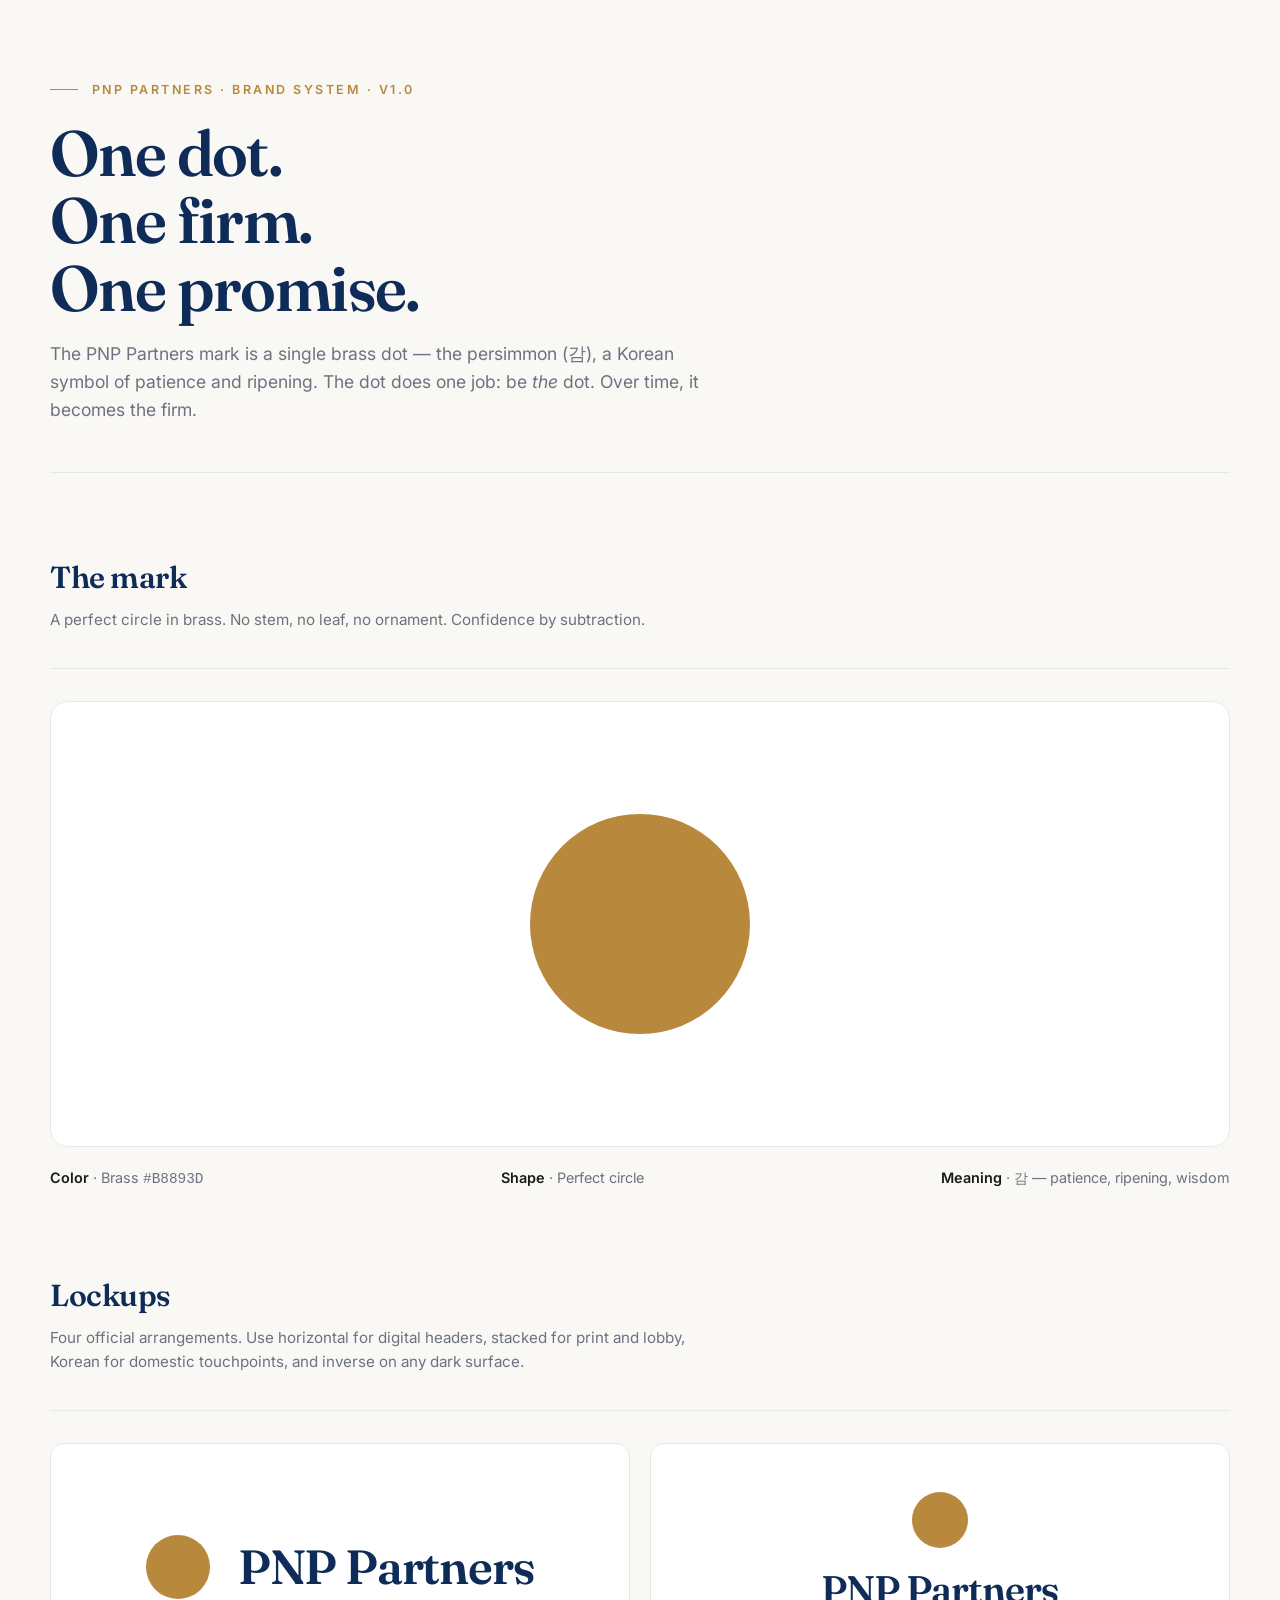
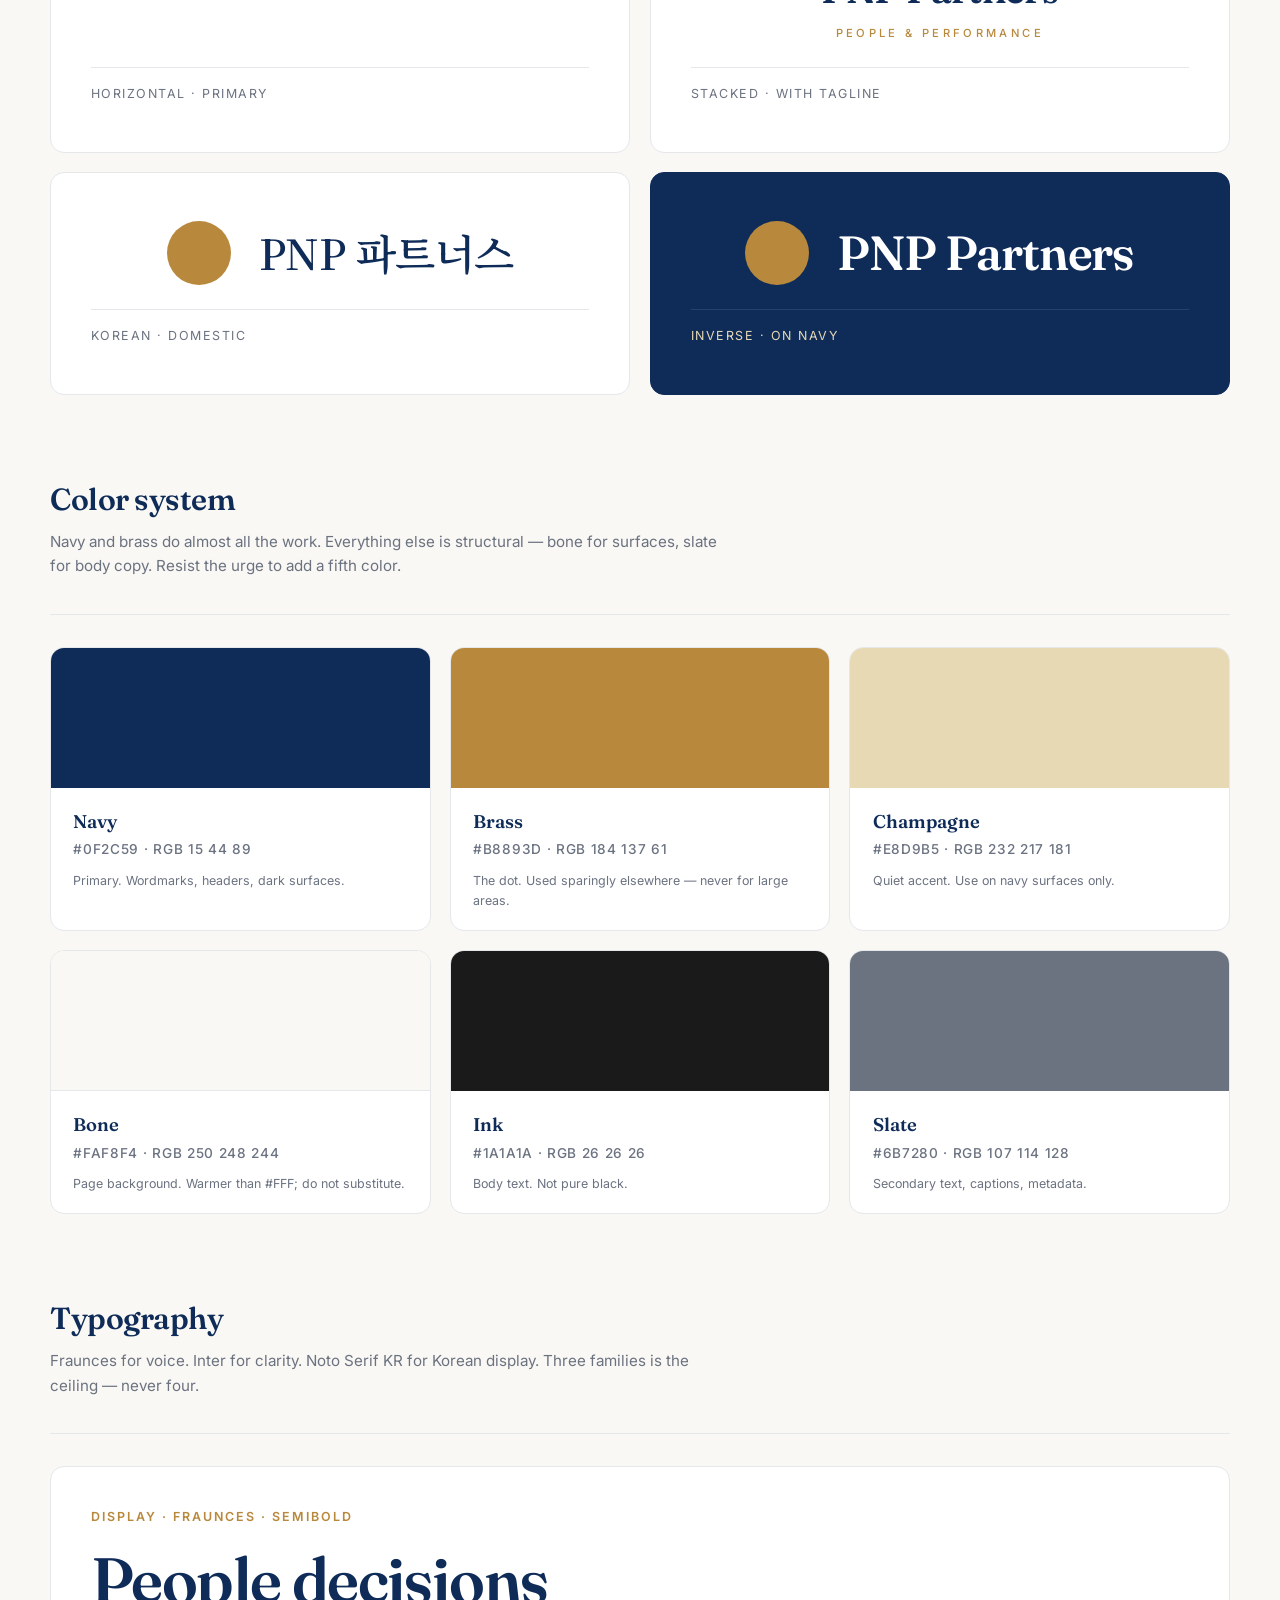
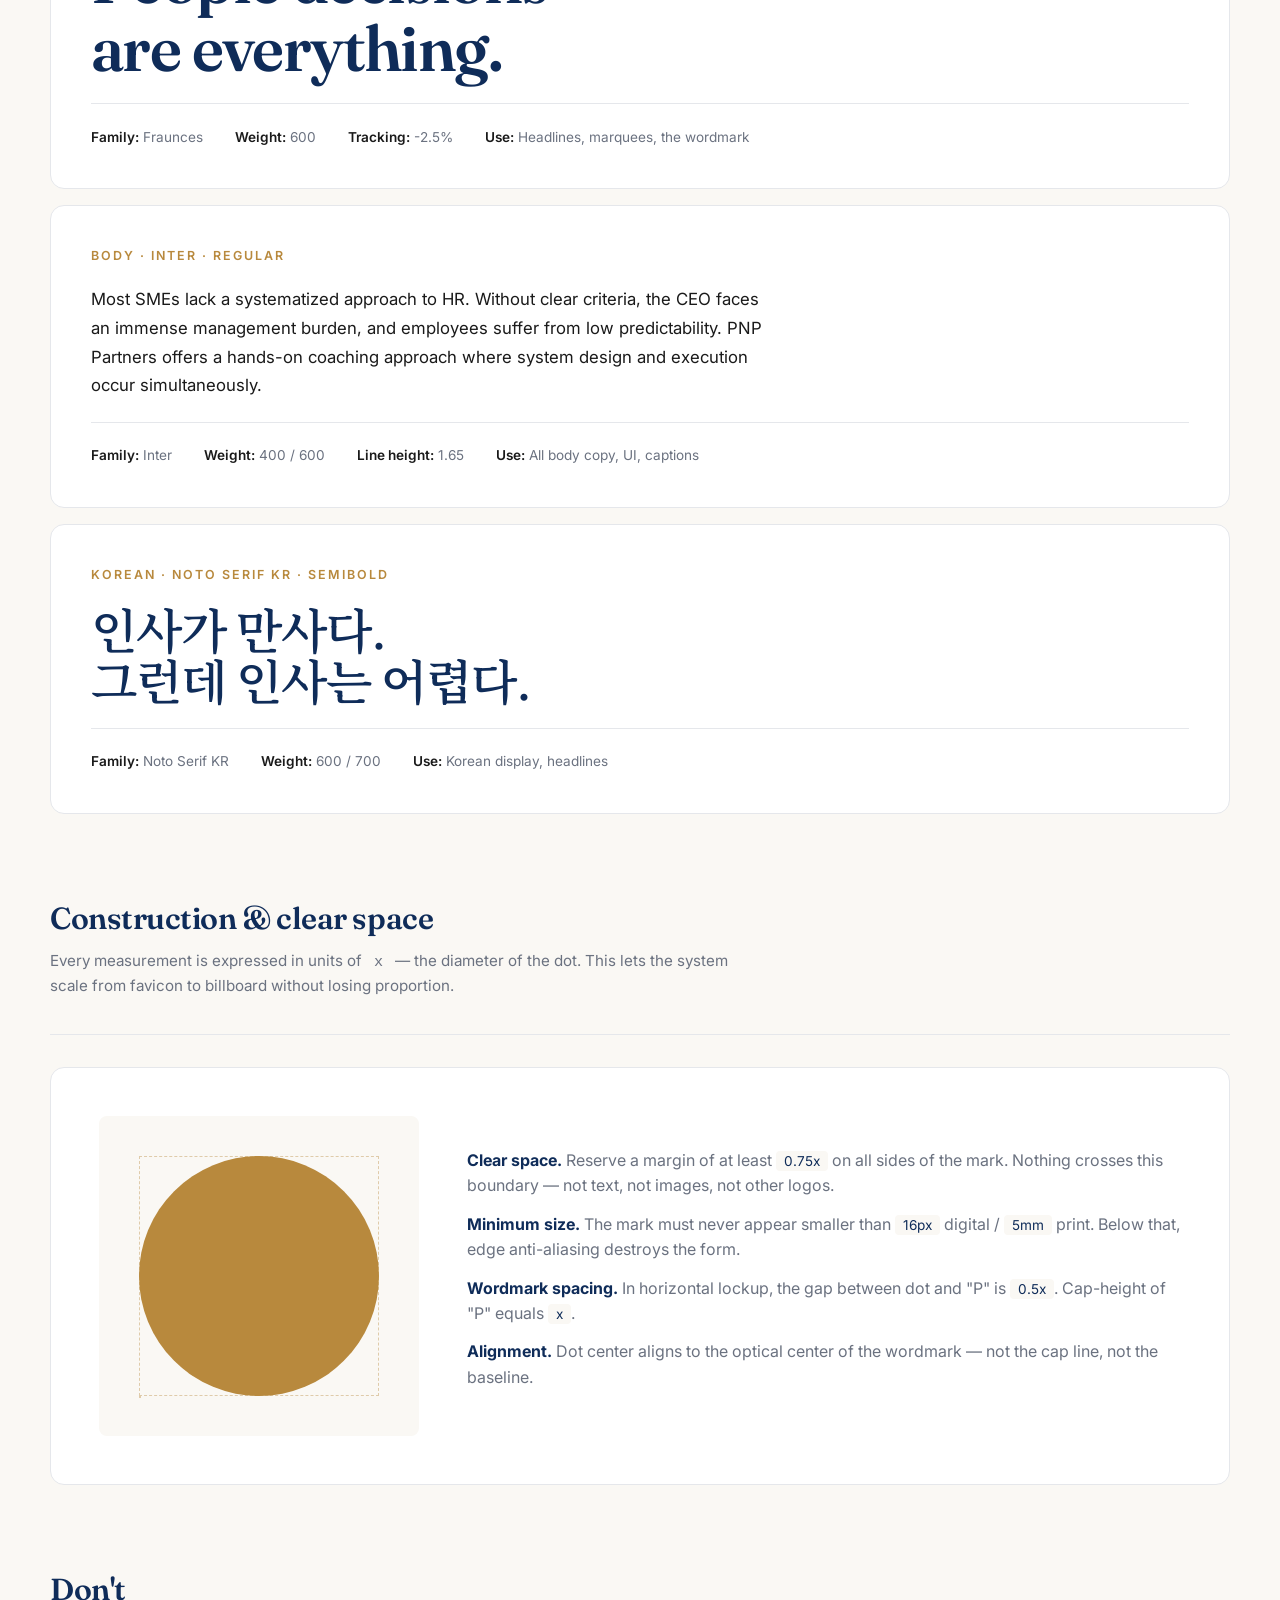
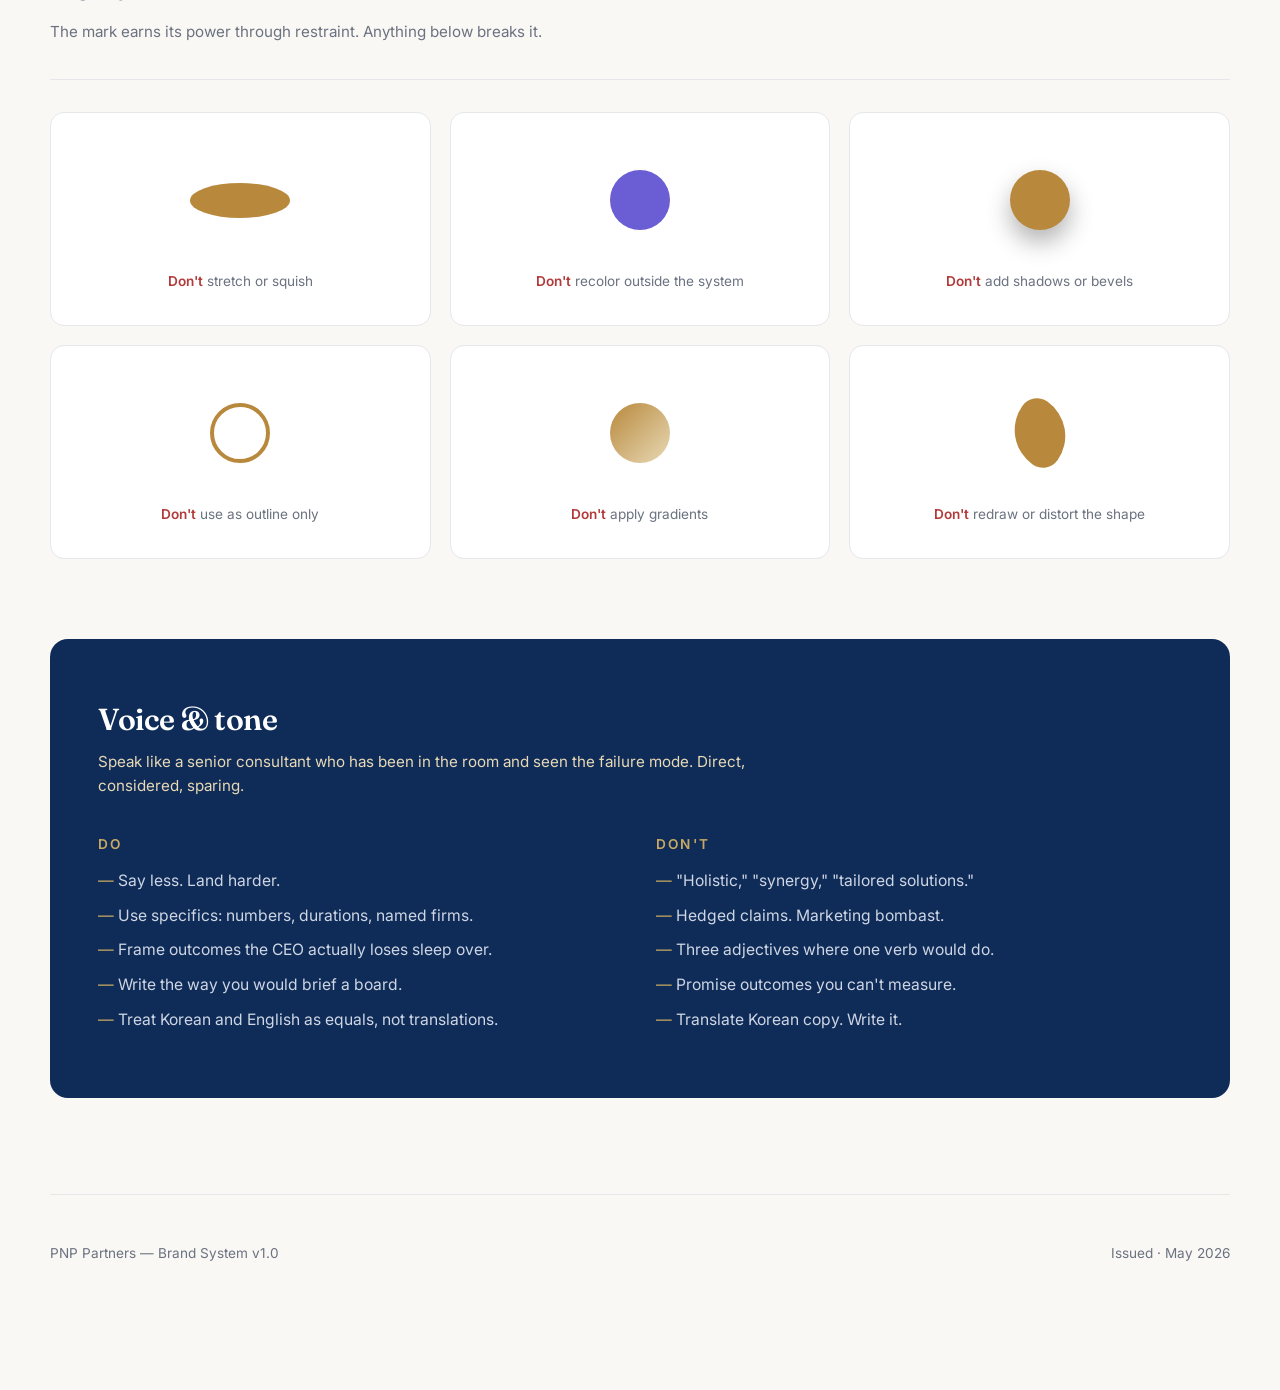
<file: brand/brand-sheet.html>
<!DOCTYPE html>
<html lang="en">
<head>
<meta charset="UTF-8">
<meta name="viewport" content="width=device-width, initial-scale=1.0">
<title>PNP Partners — Brand Sheet</title>
<link rel="icon" type="image/svg+xml" href="favicons/favicon.svg">
<link href="https://fonts.googleapis.com/css2?family=Fraunces:opsz,wght@9..144,400;9..144,500;9..144,600;9..144,700&family=Inter:wght@300;400;500;600;700&family=Noto+Serif+KR:wght@500;700&display=swap" rel="stylesheet">
<style>
  :root {
    --navy: #0F2C59;
    --navy-deep: #081B3A;
    --brass: #B8893D;
    --brass-light: #C9A961;
    --champagne: #E8D9B5;
    --ink: #1A1A1A;
    --slate: #6B7280;
    --line: #E5E7EB;
    --bone: #FAF8F4;
    --white: #FFFFFF;
  }
  * { margin: 0; padding: 0; box-sizing: border-box; }
  body {
    font-family: 'Inter', sans-serif;
    background: var(--bone);
    color: var(--ink);
    line-height: 1.6;
    padding: 5rem 2rem 8rem;
  }
  .wrap { max-width: 1180px; margin: 0 auto; }

  /* HEADER */
  header.brand-head {
    padding-bottom: 3rem;
    margin-bottom: 5rem;
    border-bottom: 1px solid var(--line);
  }
  .brand-tag {
    display: flex; align-items: center; gap: 14px;
    font-size: 0.78rem; letter-spacing: 0.2em; text-transform: uppercase;
    color: var(--brass); font-weight: 600; margin-bottom: 1.2rem;
  }
  .brand-tag::before { content: ''; width: 28px; height: 1px; background: var(--brass); }
  h1.title {
    font-family: 'Fraunces', serif;
    font-weight: 600;
    font-size: clamp(2.4rem, 5vw, 4rem);
    color: var(--navy);
    line-height: 1.05;
    letter-spacing: -0.025em;
  }
  .lede {
    margin-top: 1.2rem;
    max-width: 680px;
    color: var(--slate);
    font-size: 1.1rem;
  }

  /* SECTION */
  section { margin-top: 5rem; }
  h2 {
    font-family: 'Fraunces', serif;
    font-weight: 600;
    font-size: 1.9rem;
    color: var(--navy);
    letter-spacing: -0.015em;
    margin-bottom: 0.4rem;
  }
  .section-sub {
    color: var(--slate);
    font-size: 0.95rem;
    margin-bottom: 2.2rem;
    max-width: 680px;
  }
  .rule {
    height: 1px; background: var(--line);
    margin: 0.3rem 0 2rem;
  }

  /* HERO MARK */
  .mark-stage {
    background: var(--white);
    border: 1px solid var(--line);
    border-radius: 18px;
    padding: 7rem 4rem;
    display: flex; align-items: center; justify-content: center;
    margin-bottom: 1.2rem;
  }
  .mark-stage .dot {
    width: 220px; height: 220px;
    background: var(--brass);
    border-radius: 50%;
  }
  .mark-caption {
    color: var(--slate); font-size: 0.9rem;
    display: flex; justify-content: space-between;
    font-family: 'Inter', sans-serif;
  }
  .mark-caption strong { color: var(--ink); font-weight: 600; }

  /* LOCKUPS */
  .lockup-grid {
    display: grid; grid-template-columns: repeat(2, 1fr); gap: 1.2rem;
  }
  .lockup {
    background: var(--white);
    border: 1px solid var(--line);
    border-radius: 14px;
    padding: 3rem 2.5rem;
    min-height: 200px;
    display: flex; flex-direction: column; justify-content: space-between;
  }
  .lockup.dark { background: var(--navy); border-color: var(--navy); }
  .lockup .preview {
    flex: 1; display: flex; align-items: center; justify-content: center;
    margin-bottom: 1.5rem;
  }
  .lockup .preview img { max-width: 100%; max-height: 90px; }
  .lockup .meta {
    font-size: 0.78rem; letter-spacing: 0.12em;
    text-transform: uppercase; color: var(--slate);
    border-top: 1px solid var(--line); padding-top: 1rem;
  }
  .lockup.dark .meta { color: var(--champagne); border-color: rgba(255,255,255,0.1); }

  /* HORIZONTAL LOCKUP RENDER (live) */
  .lockup-horizontal {
    display: flex; align-items: center; gap: 28px;
  }
  .lockup-horizontal .dot {
    width: 64px; height: 64px; background: var(--brass); border-radius: 50%; flex-shrink: 0;
  }
  .lockup-horizontal.dark .dot { background: var(--brass); }
  .lockup-horizontal .wordmark {
    font-family: 'Fraunces', serif; font-weight: 600;
    font-size: 3rem; color: var(--navy); letter-spacing: -0.025em;
    line-height: 1;
  }
  .lockup-horizontal.dark .wordmark { color: var(--white); }

  /* STACKED LOCKUP RENDER */
  .lockup-stacked {
    display: flex; flex-direction: column; align-items: center; gap: 1.4rem;
  }
  .lockup-stacked .dot {
    width: 56px; height: 56px; background: var(--brass); border-radius: 50%;
  }
  .lockup-stacked .wordmark {
    font-family: 'Fraunces', serif; font-weight: 600;
    font-size: 2.4rem; color: var(--navy); letter-spacing: -0.025em;
    line-height: 1;
  }
  .lockup-stacked .tagline {
    font-family: 'Inter', sans-serif; font-weight: 500;
    font-size: 0.7rem; letter-spacing: 0.3em;
    text-transform: uppercase; color: var(--brass);
    margin-top: -0.4rem;
  }

  /* KOREAN LOCKUP */
  .lockup-horizontal .wordmark-ko {
    font-family: 'Noto Serif KR', serif; font-weight: 600;
    font-size: 2.6rem; color: var(--navy); letter-spacing: -0.5px;
    line-height: 1;
  }

  /* COLOR SYSTEM */
  .colors {
    display: grid; grid-template-columns: repeat(3, 1fr); gap: 1.2rem;
  }
  .swatch {
    background: var(--white);
    border: 1px solid var(--line);
    border-radius: 14px;
    overflow: hidden;
  }
  .swatch .chip { height: 140px; }
  .swatch .info { padding: 1.2rem 1.4rem; }
  .swatch .name {
    font-family: 'Fraunces', serif; font-weight: 600;
    font-size: 1.15rem; color: var(--navy);
  }
  .swatch .hex {
    font-family: 'Inter', sans-serif; font-weight: 500;
    font-size: 0.85rem; color: var(--slate); letter-spacing: 0.05em;
    margin-top: 0.2rem;
  }
  .swatch .role {
    font-size: 0.78rem; color: var(--slate); margin-top: 0.6rem;
  }

  /* TYPOGRAPHY SPECIMEN */
  .type-block {
    background: var(--white);
    border: 1px solid var(--line);
    border-radius: 14px;
    padding: 2.5rem;
    margin-bottom: 1rem;
  }
  .type-label {
    font-size: 0.78rem; letter-spacing: 0.16em;
    text-transform: uppercase; color: var(--brass); font-weight: 600;
    margin-bottom: 1.2rem;
  }
  .type-sample-display {
    font-family: 'Fraunces', serif; font-weight: 600;
    font-size: 4rem; color: var(--navy);
    letter-spacing: -0.025em; line-height: 1.05;
  }
  .type-sample-body {
    font-family: 'Inter', sans-serif; font-weight: 400;
    font-size: 1.05rem; color: var(--ink); line-height: 1.7;
    max-width: 680px;
  }
  .type-meta {
    margin-top: 1.4rem; padding-top: 1.4rem;
    border-top: 1px solid var(--line);
    font-size: 0.85rem; color: var(--slate);
    display: flex; gap: 2rem;
  }
  .type-meta span strong { color: var(--ink); font-weight: 600; }

  /* CONSTRUCTION */
  .construction {
    background: var(--white);
    border: 1px solid var(--line);
    border-radius: 14px;
    padding: 3rem; display: flex; gap: 3rem; align-items: center;
  }
  .construction .grid-stage {
    flex-shrink: 0; position: relative; width: 320px; height: 320px;
    background: var(--bone); border-radius: 8px; padding: 40px;
  }
  .grid-stage::before, .grid-stage::after {
    content: ''; position: absolute; border: 1px dashed var(--brass); opacity: 0.4;
  }
  .grid-stage::before {
    top: 40px; left: 40px; right: 40px; bottom: 40px;
  }
  .grid-stage .dot {
    width: 100%; height: 100%; background: var(--brass); border-radius: 50%;
  }
  .construction .notes p {
    color: var(--slate); margin-bottom: 0.8rem;
  }
  .construction .notes code {
    background: var(--bone); padding: 2px 8px; border-radius: 4px;
    font-family: 'Inter', monospace; font-size: 0.85em; color: var(--navy);
  }

  /* DONT */
  .dont-grid {
    display: grid; grid-template-columns: repeat(3, 1fr); gap: 1.2rem;
  }
  .dont {
    background: var(--white); border: 1px solid var(--line);
    border-radius: 14px; padding: 2rem; text-align: center; position: relative;
  }
  .dont .preview {
    height: 110px; display: flex; align-items: center; justify-content: center;
    margin-bottom: 1rem;
  }
  .dont .preview .dot { width: 60px; height: 60px; border-radius: 50%; background: var(--brass); }
  .dont .preview .squished { width: 100px; height: 35px; background: var(--brass); border-radius: 50%; }
  .dont .preview .wrong-color { background: #6B5DD3; }
  .dont .preview .with-shadow { box-shadow: 0 12px 24px rgba(0,0,0,0.3); }
  .dont .preview .outlined { background: transparent; border: 4px solid var(--brass); }
  .dont .preview .with-gradient { background: linear-gradient(135deg, #B8893D, #E8D9B5); }
  .dont .preview .rotated { transform: rotate(35deg); border-radius: 30% 70% 30% 70%; }
  .dont .label {
    font-size: 0.85rem; color: var(--slate);
  }
  .dont .label strong { color: #B33A3A; font-weight: 600; }

  /* VOICE */
  .voice {
    background: var(--navy); color: var(--white);
    border-radius: 18px; padding: 3.5rem 3rem;
  }
  .voice h2 { color: var(--white); }
  .voice .section-sub { color: var(--champagne); }
  .voice-grid {
    display: grid; grid-template-columns: 1fr 1fr; gap: 2rem;
    margin-top: 2rem;
  }
  .voice-col h4 {
    font-family: 'Inter', sans-serif; font-weight: 600; font-size: 0.85rem;
    letter-spacing: 0.16em; text-transform: uppercase;
    color: var(--brass-light); margin-bottom: 0.8rem;
  }
  .voice-col p {
    color: #cfd6e3; margin-bottom: 0.6rem; font-size: 0.98rem;
  }
  .voice-col p::before { content: '— '; color: var(--brass-light); }

  /* META FOOTER */
  footer.meta-footer {
    margin-top: 6rem; padding-top: 3rem;
    border-top: 1px solid var(--line);
    color: var(--slate); font-size: 0.85rem;
    display: flex; justify-content: space-between;
  }

  @media (max-width: 800px) {
    .lockup-grid, .colors, .dont-grid, .voice-grid { grid-template-columns: 1fr; }
    .construction { flex-direction: column; }
    .lockup-horizontal .wordmark { font-size: 2rem; }
  }
</style>
</head>
<body>
<div class="wrap">

<header class="brand-head">
  <div class="brand-tag">PNP Partners · Brand System · v1.0</div>
  <h1 class="title">One dot.<br>One firm.<br>One promise.</h1>
  <p class="lede">
    The PNP Partners mark is a single brass dot — the persimmon (감), a Korean symbol of patience and ripening. The dot does one job: be <em>the</em> dot. Over time, it becomes the firm.
  </p>
</header>

<!-- ============ THE MARK ============ -->
<section>
  <h2>The mark</h2>
  <p class="section-sub">A perfect circle in brass. No stem, no leaf, no ornament. Confidence by subtraction.</p>
  <div class="rule"></div>

  <div class="mark-stage">
    <div class="dot"></div>
  </div>
  <div class="mark-caption">
    <span><strong>Color</strong> · Brass <code style="font-family: monospace">#B8893D</code></span>
    <span><strong>Shape</strong> · Perfect circle</span>
    <span><strong>Meaning</strong> · 감 — patience, ripening, wisdom</span>
  </div>
</section>

<!-- ============ LOCKUPS ============ -->
<section>
  <h2>Lockups</h2>
  <p class="section-sub">Four official arrangements. Use horizontal for digital headers, stacked for print and lobby, Korean for domestic touchpoints, and inverse on any dark surface.</p>
  <div class="rule"></div>

  <div class="lockup-grid">

    <div class="lockup">
      <div class="preview">
        <div class="lockup-horizontal">
          <div class="dot"></div>
          <div class="wordmark">PNP Partners</div>
        </div>
      </div>
      <div class="meta">Horizontal · primary</div>
    </div>

    <div class="lockup">
      <div class="preview">
        <div class="lockup-stacked">
          <div class="dot"></div>
          <div class="wordmark">PNP Partners</div>
          <div class="tagline">People &amp; Performance</div>
        </div>
      </div>
      <div class="meta">Stacked · with tagline</div>
    </div>

    <div class="lockup">
      <div class="preview">
        <div class="lockup-horizontal">
          <div class="dot"></div>
          <div class="wordmark-ko">PNP 파트너스</div>
        </div>
      </div>
      <div class="meta">Korean · domestic</div>
    </div>

    <div class="lockup dark">
      <div class="preview">
        <div class="lockup-horizontal dark">
          <div class="dot"></div>
          <div class="wordmark">PNP Partners</div>
        </div>
      </div>
      <div class="meta">Inverse · on navy</div>
    </div>

  </div>
</section>

<!-- ============ COLOR ============ -->
<section>
  <h2>Color system</h2>
  <p class="section-sub">Navy and brass do almost all the work. Everything else is structural — bone for surfaces, slate for body copy. Resist the urge to add a fifth color.</p>
  <div class="rule"></div>

  <div class="colors">
    <div class="swatch">
      <div class="chip" style="background:#0F2C59"></div>
      <div class="info">
        <div class="name">Navy</div>
        <div class="hex">#0F2C59 · RGB 15 44 89</div>
        <div class="role">Primary. Wordmarks, headers, dark surfaces.</div>
      </div>
    </div>
    <div class="swatch">
      <div class="chip" style="background:#B8893D"></div>
      <div class="info">
        <div class="name">Brass</div>
        <div class="hex">#B8893D · RGB 184 137 61</div>
        <div class="role">The dot. Used sparingly elsewhere — never for large areas.</div>
      </div>
    </div>
    <div class="swatch">
      <div class="chip" style="background:#E8D9B5"></div>
      <div class="info">
        <div class="name">Champagne</div>
        <div class="hex">#E8D9B5 · RGB 232 217 181</div>
        <div class="role">Quiet accent. Use on navy surfaces only.</div>
      </div>
    </div>
    <div class="swatch">
      <div class="chip" style="background:#FAF8F4; border-bottom:1px solid var(--line);"></div>
      <div class="info">
        <div class="name">Bone</div>
        <div class="hex">#FAF8F4 · RGB 250 248 244</div>
        <div class="role">Page background. Warmer than #FFF; do not substitute.</div>
      </div>
    </div>
    <div class="swatch">
      <div class="chip" style="background:#1A1A1A"></div>
      <div class="info">
        <div class="name">Ink</div>
        <div class="hex">#1A1A1A · RGB 26 26 26</div>
        <div class="role">Body text. Not pure black.</div>
      </div>
    </div>
    <div class="swatch">
      <div class="chip" style="background:#6B7280"></div>
      <div class="info">
        <div class="name">Slate</div>
        <div class="hex">#6B7280 · RGB 107 114 128</div>
        <div class="role">Secondary text, captions, metadata.</div>
      </div>
    </div>
  </div>
</section>

<!-- ============ TYPOGRAPHY ============ -->
<section>
  <h2>Typography</h2>
  <p class="section-sub">Fraunces for voice. Inter for clarity. Noto Serif KR for Korean display. Three families is the ceiling — never four.</p>
  <div class="rule"></div>

  <div class="type-block">
    <div class="type-label">Display · Fraunces · Semibold</div>
    <div class="type-sample-display">People decisions<br>are everything.</div>
    <div class="type-meta">
      <span><strong>Family:</strong> Fraunces</span>
      <span><strong>Weight:</strong> 600</span>
      <span><strong>Tracking:</strong> -2.5%</span>
      <span><strong>Use:</strong> Headlines, marquees, the wordmark</span>
    </div>
  </div>

  <div class="type-block">
    <div class="type-label">Body · Inter · Regular</div>
    <div class="type-sample-body">
      Most SMEs lack a systematized approach to HR. Without clear criteria, the CEO faces an immense management burden, and employees suffer from low predictability. PNP Partners offers a hands-on coaching approach where system design and execution occur simultaneously.
    </div>
    <div class="type-meta">
      <span><strong>Family:</strong> Inter</span>
      <span><strong>Weight:</strong> 400 / 600</span>
      <span><strong>Line height:</strong> 1.65</span>
      <span><strong>Use:</strong> All body copy, UI, captions</span>
    </div>
  </div>

  <div class="type-block">
    <div class="type-label">Korean · Noto Serif KR · Semibold</div>
    <div class="type-sample-display" style="font-family: 'Noto Serif KR', serif; font-size: 3rem;">인사가 만사다.<br>그런데 인사는 어렵다.</div>
    <div class="type-meta">
      <span><strong>Family:</strong> Noto Serif KR</span>
      <span><strong>Weight:</strong> 600 / 700</span>
      <span><strong>Use:</strong> Korean display, headlines</span>
    </div>
  </div>
</section>

<!-- ============ CONSTRUCTION ============ -->
<section>
  <h2>Construction &amp; clear space</h2>
  <p class="section-sub">Every measurement is expressed in units of <code style="background:var(--bone); padding:2px 8px; border-radius:4px;">x</code> — the diameter of the dot. This lets the system scale from favicon to billboard without losing proportion.</p>
  <div class="rule"></div>

  <div class="construction">
    <div class="grid-stage">
      <div class="dot"></div>
    </div>
    <div class="notes">
      <p><strong style="color:var(--navy)">Clear space.</strong> Reserve a margin of at least <code>0.75x</code> on all sides of the mark. Nothing crosses this boundary — not text, not images, not other logos.</p>
      <p><strong style="color:var(--navy)">Minimum size.</strong> The mark must never appear smaller than <code>16px</code> digital / <code>5mm</code> print. Below that, edge anti-aliasing destroys the form.</p>
      <p><strong style="color:var(--navy)">Wordmark spacing.</strong> In horizontal lockup, the gap between dot and "P" is <code>0.5x</code>. Cap-height of "P" equals <code>x</code>.</p>
      <p><strong style="color:var(--navy)">Alignment.</strong> Dot center aligns to the optical center of the wordmark — not the cap line, not the baseline.</p>
    </div>
  </div>
</section>

<!-- ============ DON'T ============ -->
<section>
  <h2>Don't</h2>
  <p class="section-sub">The mark earns its power through restraint. Anything below breaks it.</p>
  <div class="rule"></div>

  <div class="dont-grid">
    <div class="dont">
      <div class="preview"><div class="dot squished"></div></div>
      <div class="label"><strong>Don't</strong> stretch or squish</div>
    </div>
    <div class="dont">
      <div class="preview"><div class="dot wrong-color"></div></div>
      <div class="label"><strong>Don't</strong> recolor outside the system</div>
    </div>
    <div class="dont">
      <div class="preview"><div class="dot with-shadow"></div></div>
      <div class="label"><strong>Don't</strong> add shadows or bevels</div>
    </div>
    <div class="dont">
      <div class="preview"><div class="dot outlined"></div></div>
      <div class="label"><strong>Don't</strong> use as outline only</div>
    </div>
    <div class="dont">
      <div class="preview"><div class="dot with-gradient"></div></div>
      <div class="label"><strong>Don't</strong> apply gradients</div>
    </div>
    <div class="dont">
      <div class="preview"><div class="dot rotated"></div></div>
      <div class="label"><strong>Don't</strong> redraw or distort the shape</div>
    </div>
  </div>
</section>

<!-- ============ VOICE ============ -->
<section>
  <div class="voice">
    <h2>Voice &amp; tone</h2>
    <p class="section-sub">Speak like a senior consultant who has been in the room and seen the failure mode. Direct, considered, sparing.</p>

    <div class="voice-grid">
      <div class="voice-col">
        <h4>Do</h4>
        <p>Say less. Land harder.</p>
        <p>Use specifics: numbers, durations, named firms.</p>
        <p>Frame outcomes the CEO actually loses sleep over.</p>
        <p>Write the way you would brief a board.</p>
        <p>Treat Korean and English as equals, not translations.</p>
      </div>
      <div class="voice-col">
        <h4>Don't</h4>
        <p>"Holistic," "synergy," "tailored solutions."</p>
        <p>Hedged claims. Marketing bombast.</p>
        <p>Three adjectives where one verb would do.</p>
        <p>Promise outcomes you can't measure.</p>
        <p>Translate Korean copy. Write it.</p>
      </div>
    </div>
  </div>
</section>

<footer class="meta-footer">
  <span>PNP Partners — Brand System v1.0</span>
  <span>Issued · May 2026</span>
</footer>

</div>
</body>
</html>
</file>
